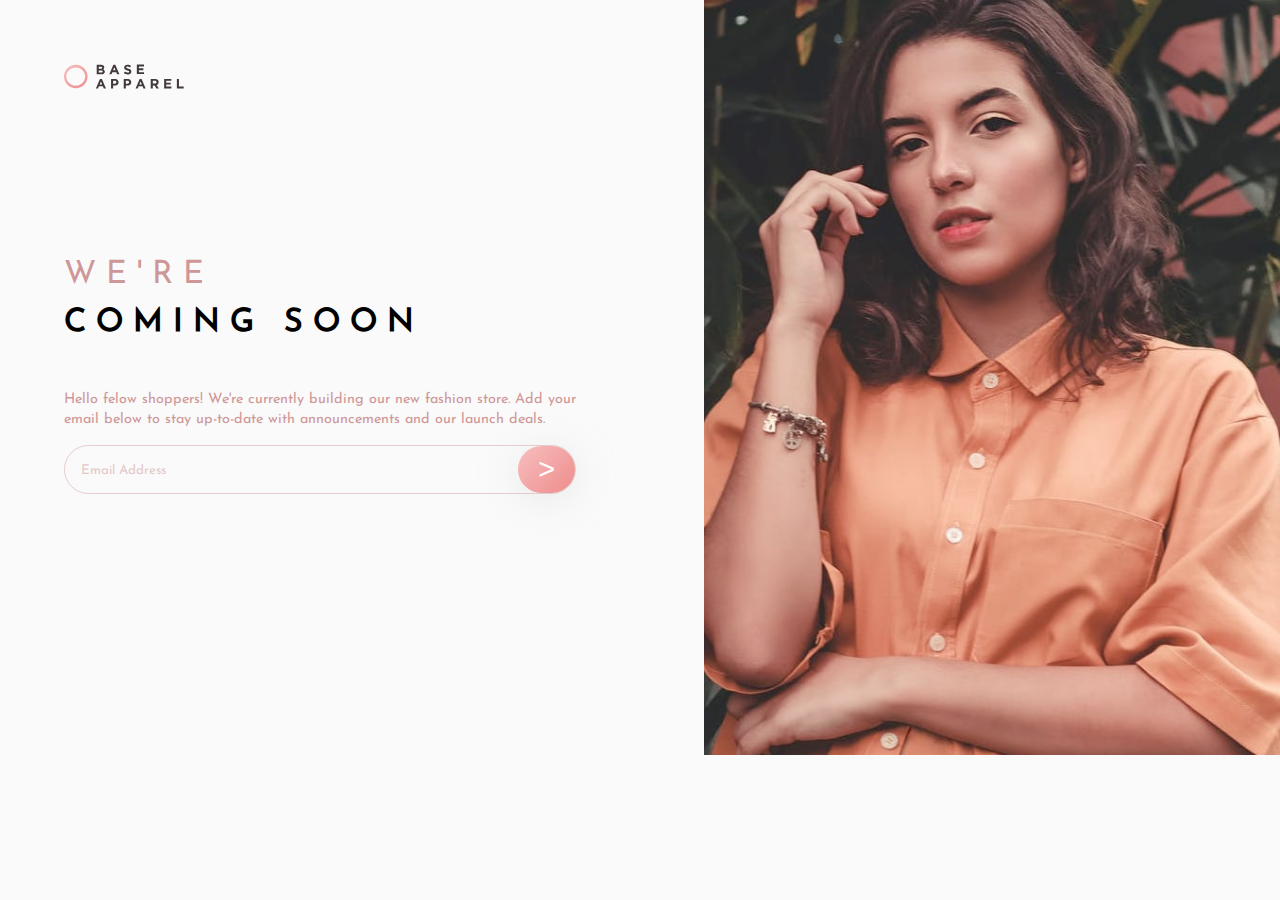
<file: components/base-apparel-coming-soon/index.html>
<!DOCTYPE html>
<html lang="en">

<head>
    <meta charset="UTF-8">
    <meta http-equiv="X-UA-Compatible" content="IE=edge">
    <meta name="viewport" content="width=device-width, initial-scale=1.0">
    <link rel="icon" type="image/png" sizes="32x32" href="./images/favicon-32x32.png">
    <link rel="stylesheet" href="./style.css">
    <script src="script.js"></script>

    <title>Base Apparel coming soon page</title>
</head>

<body>
    <div class="container">
        <div class="header">
            <img class="logo" src="./images/logo.svg" alt="logo">
        </div>
        <div class="hero">
            <img class="mobile-img" src="./images/hero-mobile.jpg" alt="hero">
            <img class="desktop-img" src="./images/hero-desktop.jpg" alt="hero">
        </div>
        <div class="content">
            <section>
                <h1 class="we-re">We're</h1>
                <h1 class="coming-soon">Coming Soon</h1>
            </section>
            <section>
                <p class="description">
                    Hello felow shoppers! We're currently building our new fashion store. Add your email below to stay up-to-date with announcements and our launch deals.
                </p>
            </section>
            <section class="input-button-section">
                <form name="myForm" onsubmit="validateForm(); return false;">
                    <input class="input-email" type="text" name="email" placeholder="Email Address" />
                    <button type="submit">></button>
                </form>
                <span class="error">Please provide a valid email</span>
            </section>

        </div>
    </div>

</body>

</html>
</file>
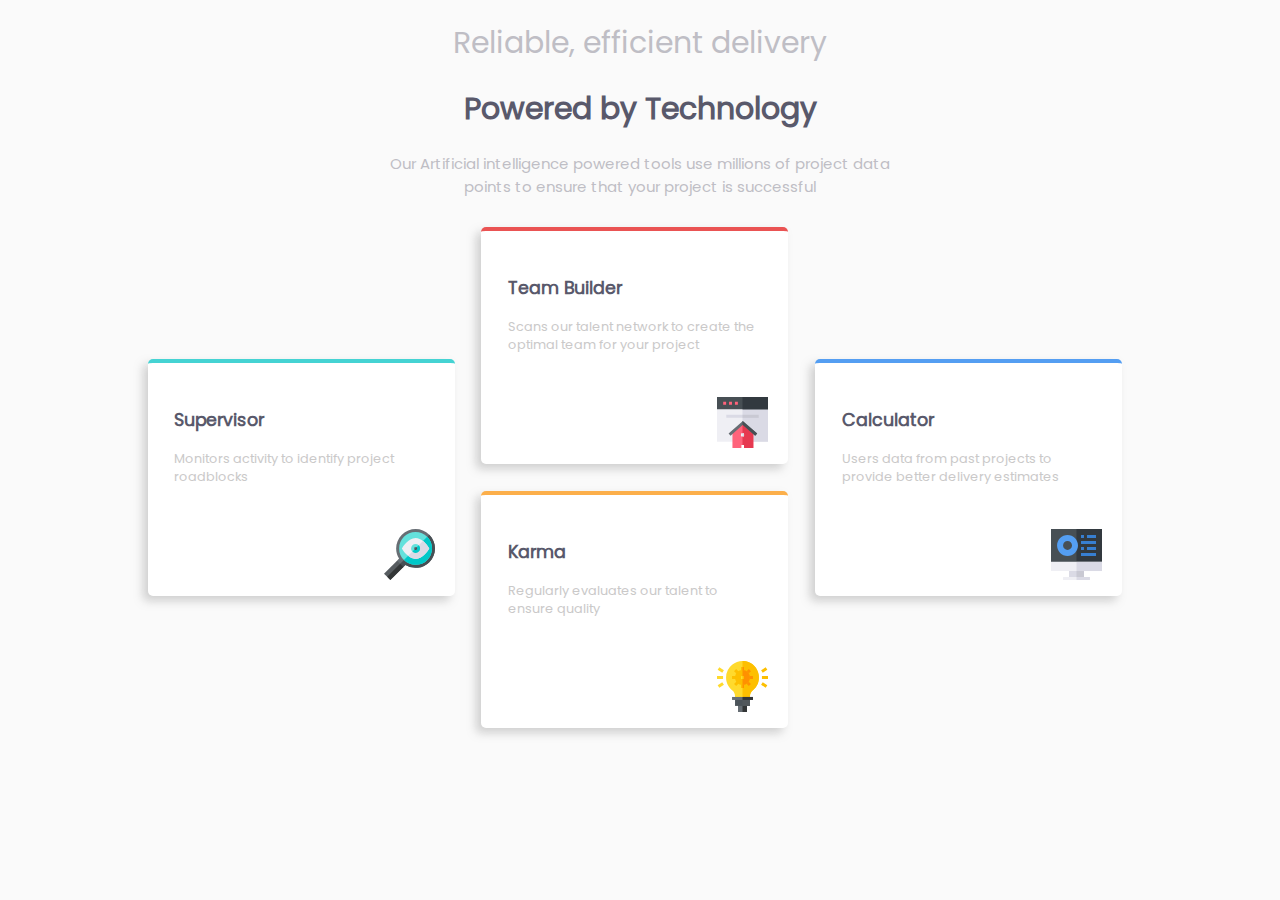
<file: components/four-card-feature-section/index.html>
<!DOCTYPE html>
<html lang="en">

<head>
    <meta charset="UTF-8">
    <meta http-equiv="X-UA-Compatible" content="IE=edge">
    <meta name="viewport" content="width=device-width, initial-scale=1.0">
    <link rel="icon" type="image/png" sizes="32x32" href="./images/favicon-32x32.png">
    <link rel="stylesheet" href="style.css">
    <title>Four card feature section</title>
</head>

<body>
    <div class="container">
        <div class="header">
            <h1 class="tag-one">Reliable, efficient delivery</h1>
            <h1 class="tag-two">Powered by Technology</h1>
            <p>Our Artificial intelligence powered tools use millions of project data points to ensure that your project is successful</p>
        </div>
        <div class="card-container">
            <div class="nested-cards">
                <div class="card card-one">
                    <h3 class="card-title">Supervisor</h3>
                    <p class="card-description">Monitors activity to identify project roadblocks</p>
                    <div class="icon">
                        <img src="images/icon-supervisor.svg" alt="">
                    </div>
                </div>
            </div>
            <div class="nested-cards">
                <div class="card card-two">
                    <h3 class="card-title">Team Builder</h3>
                    <p class="card-description">Scans our talent network to create the optimal team for your project</p>
                    <div class="icon">
                        <img src="images/icon-team-builder.svg" alt="">
                    </div>
                </div>
                <div class="card card-three">
                    <h3 class="card-title">Karma</h3>
                    <p class="card-description">Regularly evaluates our talent to ensure quality</p>
                    <div class="icon">
                        <img src="images/icon-karma.svg" alt="">
                    </div>
                </div>
            </div>
            <div class="nested-cards">
                <div class="card card-four">
                    <h3 class="card-title">Calculator</h3>
                    <p class="card-description">Users data from past projects to provide better delivery estimates</p>
                    <div class="icon">
                        <img src="images/icon-calculator.svg" alt="">
                    </div>
                </div>
            </div>
        </div>
    </div>

</body>

</html>
</file>
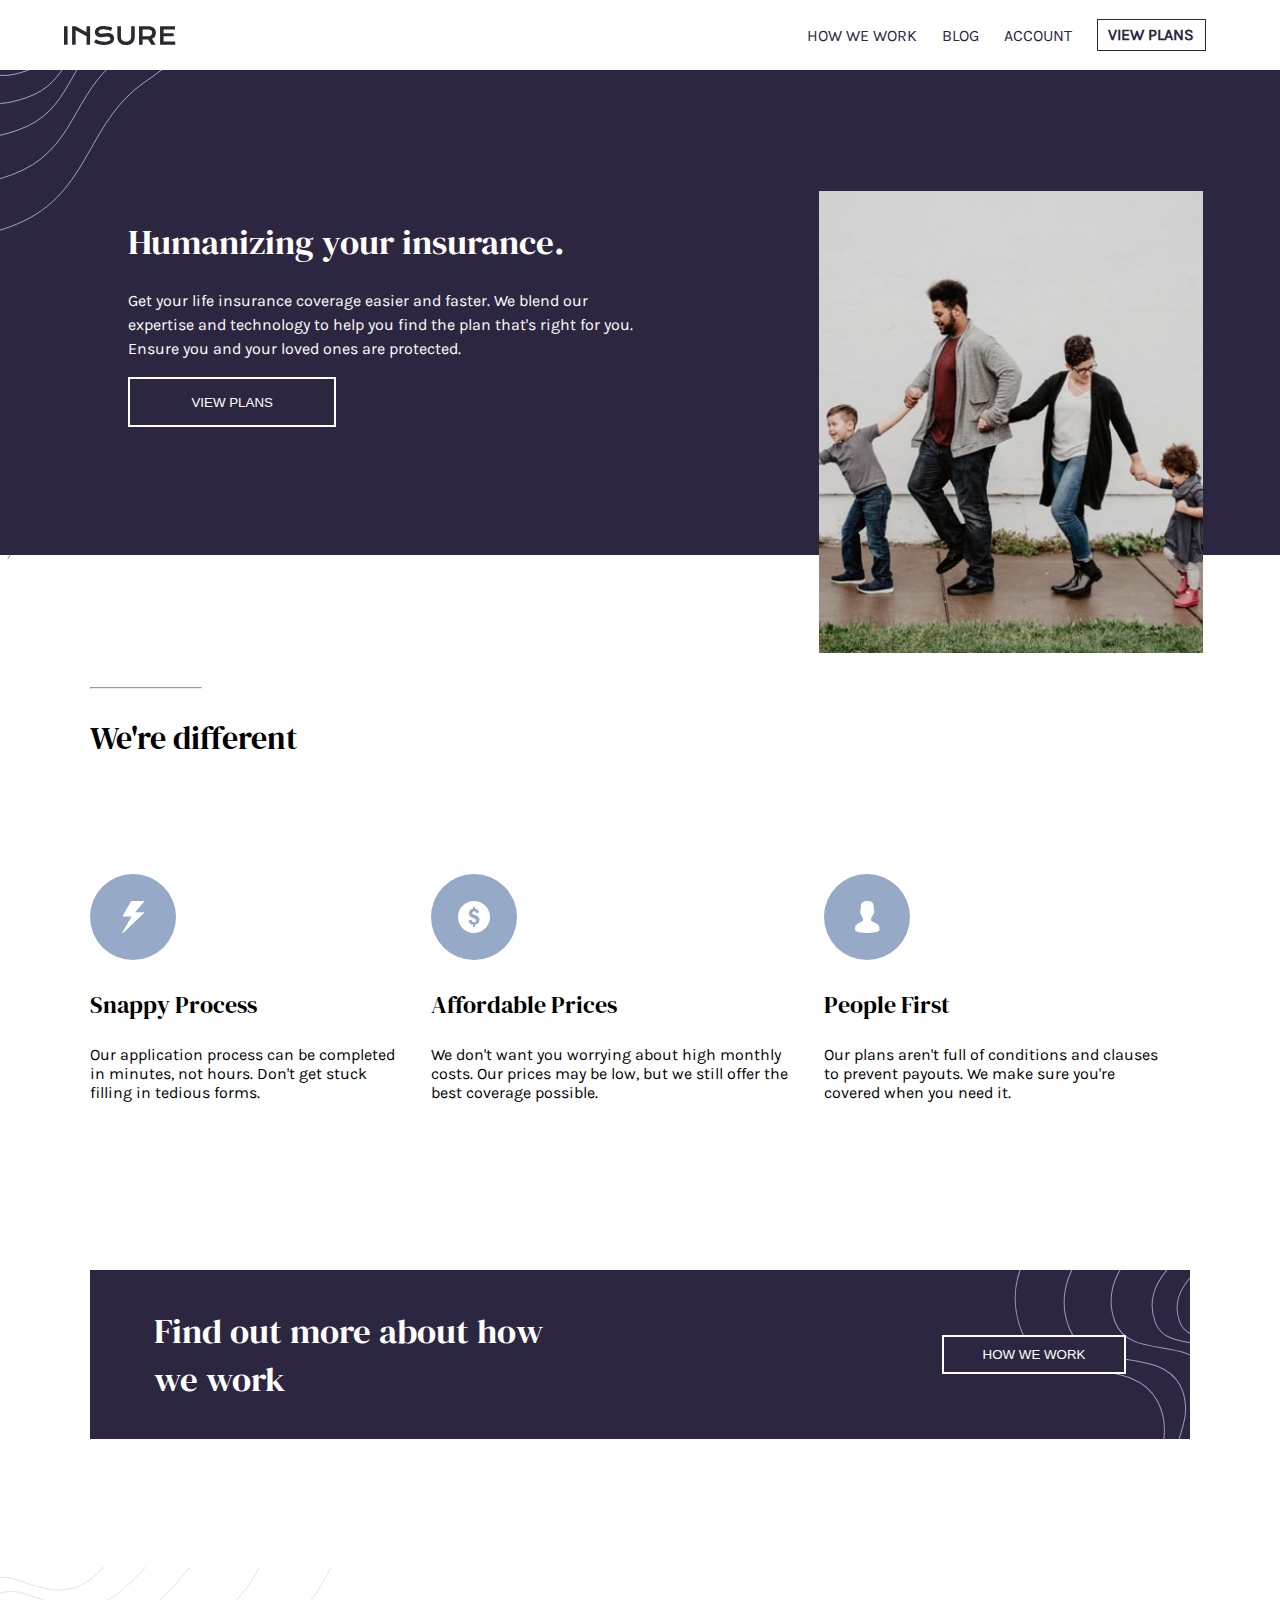
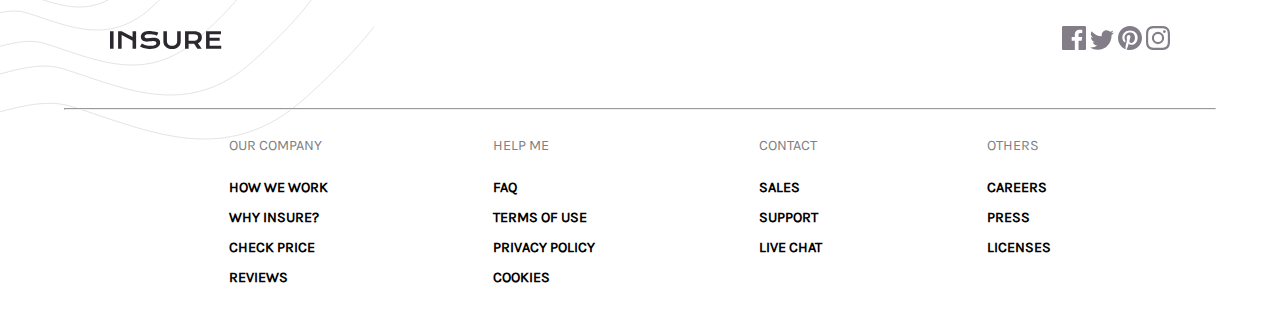
<file: components/insure-landing-page/index.html>
<!DOCTYPE html>
<html lang="en">

<head>
    <meta charset="UTF-8">
    <meta http-equiv="X-UA-Compatible" content="IE=edge">
    <meta name="viewport" content="width=device-width, initial-scale=1.0">

    <link rel="icon" type="image/png" sizes="32x32" href="./images/favicon-32x32.png">

    <link rel="stylesheet" href="style.css">

    <title>Insure landing page</title>
</head>

<body onresize="myFunction()">
    <div class="container">
        <nav>
            <img src="images/logo.svg" alt="Insure Logo">
            <a href="#" class="nav-button" onclick="openNavbar()">
                <img id="nav-button-img" src="images/icon-hamburger.svg" alt=""></a>
            <div id="nav-items" class="nav-items nav-mobile">
                <a href="#" class="nav-item">How we work</a>
                <a href="#" class="nav-item">Blog</a>
                <a href="#" class="nav-item">Account</a>
                <a href="#" class="nav-item view-plans">View Plans</a>
            </div>
        </nav>
        <div class="hero">
            <div class="hero-img">
                <img src="images/image-intro-mobile.jpg" alt="">
            </div>
            <div class="hero-content-container">
                <div class="hero-content">
                    <h1>Humanizing your insurance.</h1>
                    <p>Get your life insurance coverage easier and faster. We blend our expertise and technology to help you find the plan that's right for you. Ensure you and your loved ones are protected.</p>
                    <button>View Plans</button>
                </div>
            </div>
        </div>
        <section class="about">
            <hr>
            <h2>We're different</h2>
            <div class="about-items">
                <div class="about-item">
                    <img src="images/icon-snappy-process.svg" alt="Snappy Process Icon">
                    <h3>Snappy Process</h3>
                    <p>Our application process can be completed in minutes, not hours. Don't get stuck filling in tedious forms.</p>
                </div>
                <div class="about-item">
                    <img src="images/icon-affordable-prices.svg" alt="Affordable Prices Icon">
                    <h3>Affordable Prices</h3>
                    <p>We don't want you worrying about high monthly costs. Our prices may be low, but we still offer the best coverage possible.</p>
                </div>
                <div class="about-item">
                    <img src="images/icon-people-first.svg" alt="People First Icon">
                    <h3>People First</h3>
                    <p>Our plans aren't full of conditions and clauses to prevent payouts. We make sure you're covered when you need it.</p>
                </div>
            </div>
        </section>
        <section class="more-about-us-banner">
            <h1>Find out more about how we work</h1>
            <button>How we work</button>
        </section>
        <section class="footer">
            <div class="upper-footer">
                <img src="images/logo.svg" alt="Insure Logo">
                <div class="social-icons">
                    <img src="images/icon-facebook.svg" alt="">
                    <img src="images/icon-twitter.svg" alt="">
                    <img src="images/icon-pinterest.svg" alt="">
                    <img src="images/icon-instagram.svg" alt="">
                </div>
            </div>
            <hr>
            <div class="lower-footer">
                <div class="lower-footer-item">
                    <h4>Our Company</h4>
                    <ul>
                        <li>How we work</li>
                        <li>Why insure?</li>
                        <li>Check price</li>
                        <li>Reviews</li>
                    </ul>
                </div>
                <div class="lower-footer-item">
                    <h4>Help me</h4>
                    <ul>
                        <li>Faq</li>
                        <li>Terms of use</li>
                        <li>Privacy policy</li>
                        <li>Cookies</li>
                    </ul>
                </div>
                <div class="lower-footer-item">
                    <h4>Contact</h4>
                    <ul>
                        <li>Sales</li>
                        <li>Support</li>
                        <li>Live chat</li>
                    </ul>
                </div>
                <div class="lower-footer-item">
                    <h4>Others</h4>
                    <ul>
                        <li>Careers</li>
                        <li>Press</li>
                        <li>Licenses</li>
                    </ul>
                </div>
            </div>
        </section>

    </div>
</body>
<script src="script.js"></script>

</html>
</file>
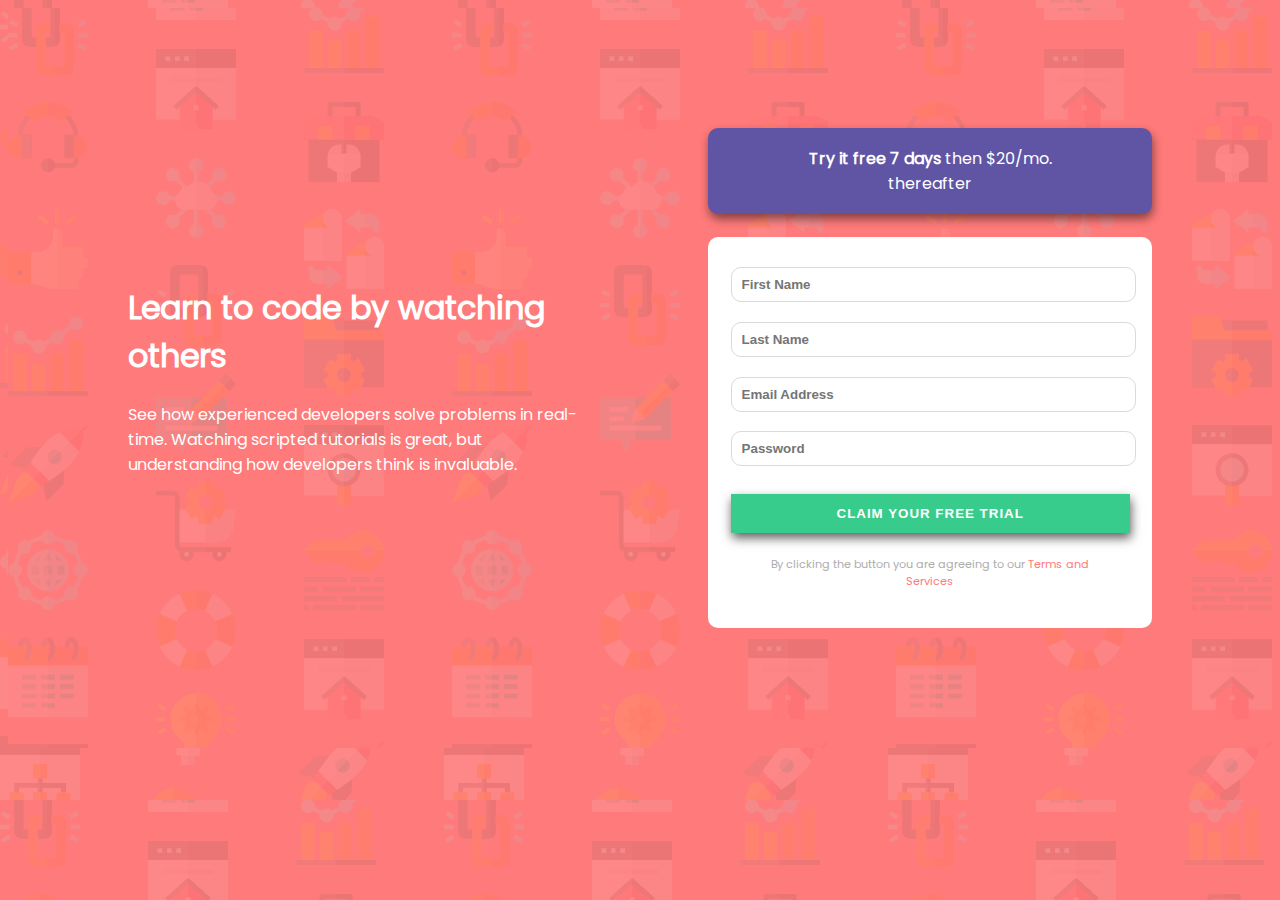
<file: components/intro-component-with-signup-form/index.html>
<!DOCTYPE html>
<html lang="en">

<head>
    <meta charset="UTF-8">
    <meta http-equiv="X-UA-Compatible" content="IE=edge">
    <meta name="viewport" content="width=device-width, initial-scale=1.0">
    <link rel="icon" type="image/png" sizes="32x32" href="./images/favicon-32x32.png">
    <link rel="stylesheet" href="style.css">
    <script src="script.js"></script>

    <title>Intro component with sign up form</title>
</head>

<body>
    <div class="container">
        <section class="header">
            <h1>Learn to code by watching others</h1>
            <p>See how experienced developers solve problems in real-time. Watching scripted tutorials is great, but understanding how developers think is invaluable.</p>
        </section>
        <section class="content">
            <div class="offer-text-container">
                <p><b>Try it free 7 days</b> then $20/mo. thereafter</p>
            </div>
            <div class="form-container">
                <form id="myForm">
                    <div class="input-container">
                        <div class="custom-input">
                            <input type="text" name="firstName" id="firstName" placeholder="First Name" required onfocus="resetError( this.id)">
                            <img id="error-img-firstName" src="images/icon-error.svg" alt="error">
                        </div>
                        <span class="error" id="error-firstName">First Name cannot be empty </span>
                    </div>
                    <div class="input-container">
                        <div class="custom-input">
                            <input type="text" name="lastName" id="lastName" placeholder="Last Name" required onfocus="resetError( this.id)">
                            <img id="error-img-lastName" src="images/icon-error.svg" alt="error">
                        </div>
                        <span class="error" id="error-lastName">Last Name cannot be empty</span>
                    </div>
                    <div class="input-container">
                        <div class="custom-input">
                            <input type="email" name="emailAddress" id="emailAddress" placeholder="Email Address" required onfocus="resetError( this.id)">
                            <img id="error-img-emailAddress" src="images/icon-error.svg" alt="error">
                        </div>
                        <span class="error" id="error-emailAddress">Looks like this is not an email</span>
                    </div>
                    <div class="input-container">
                        <div class="custom-input">
                            <input type="password" name="password" id="password" placeholder="Password" required onfocus="resetError( this.id)">
                            <img id="error-img-password" src="images/icon-error.svg" alt="error">
                        </div>
                        <span class="error" id="error-password">Password cannot be empty</span>
                    </div>
                    <button type="button" onclick="validateForm()">Claim your free trial</button>
                </form>
                <p class="terms-and-services">By clicking the button you are agreeing to our <span class="tns-color">Terms and Services</span></p>
            </div>
        </section>
    </div>

</body>

</html>
</file>
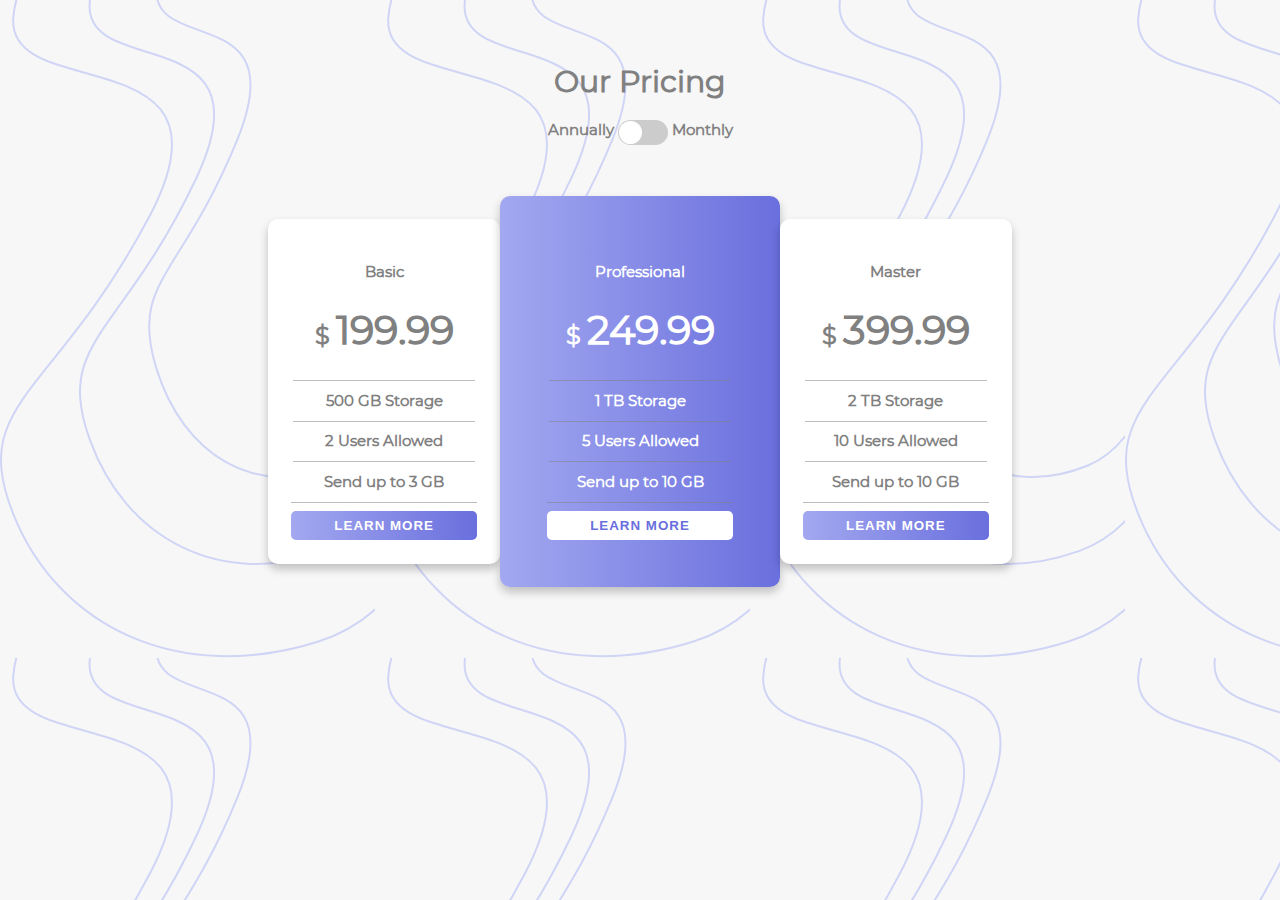
<file: components/pricing-component-with-toggle/index.html>
<!DOCTYPE html>
<html lang="en">

<head>
    <meta charset="UTF-8">
    <meta http-equiv="X-UA-Compatible" content="IE=edge">
    <meta name="viewport" content="width=device-width, initial-scale=1.0">
    <link rel="icon" type="image/png" sizes="32x32" href="./images/favicon-32x32.png">
    <link rel="stylesheet" href="style.css">
    <script src="script.js"></script>

    <title>Pricing Component with Toggle</title>
</head>

<body>
    <div class="container">
        <div class="hero">
            <h1>Our Pricing</h1>
            <div class="toggle-container">
                <span>Annually</span>
                <label class="switch">
                    <input type="checkbox" id="duration" onchange="togglePricing(this.id)">
                    <span class="slider round"></span>
                </label>
                <span>Monthly</span>
            </div>
        </div>
        <div class="content">
            <div class="card">
                <h4>Basic</h4>
                <p class="price">$ <span id="basic-amount" class="amount">199.99</span></p>
                <table>
                    <tr>
                        <td>500 GB Storage</td>
                    </tr>
                    <tr>
                        <td>2 Users Allowed</td>
                    </tr>
                    <tr>
                        <td>Send up to 3 GB</td>
                    </tr>
                </table>
                <button>Learn More</button>
            </div>
            <div class="card" id="professional-card">
                <h4>Professional</h4>
                <p class="price">$ <span id="professional-amount" class="amount">249.99</span></p>
                <table>
                    <tr>
                        <td>1 TB Storage</td>
                    </tr>
                    <tr>
                        <td>5 Users Allowed</td>
                    </tr>
                    <tr>
                        <td>Send up to 10 GB</td>
                    </tr>
                </table>
                <button>Learn More</button>
            </div>
            <div class="card">
                <h4>Master</h4>
                <p class="price">$ <span id="master-amount" class="amount">399.99</span></p>
                <table>
                    <tr>
                        <td>2 TB Storage</td>
                    </tr>
                    <tr>
                        <td>10 Users Allowed</td>
                    </tr>
                    <tr>
                        <td>Send up to 10 GB</td>
                    </tr>
                </table>
                <button>Learn More</button>
            </div>
        </div>
    </div>
</body>

</html>
</file>
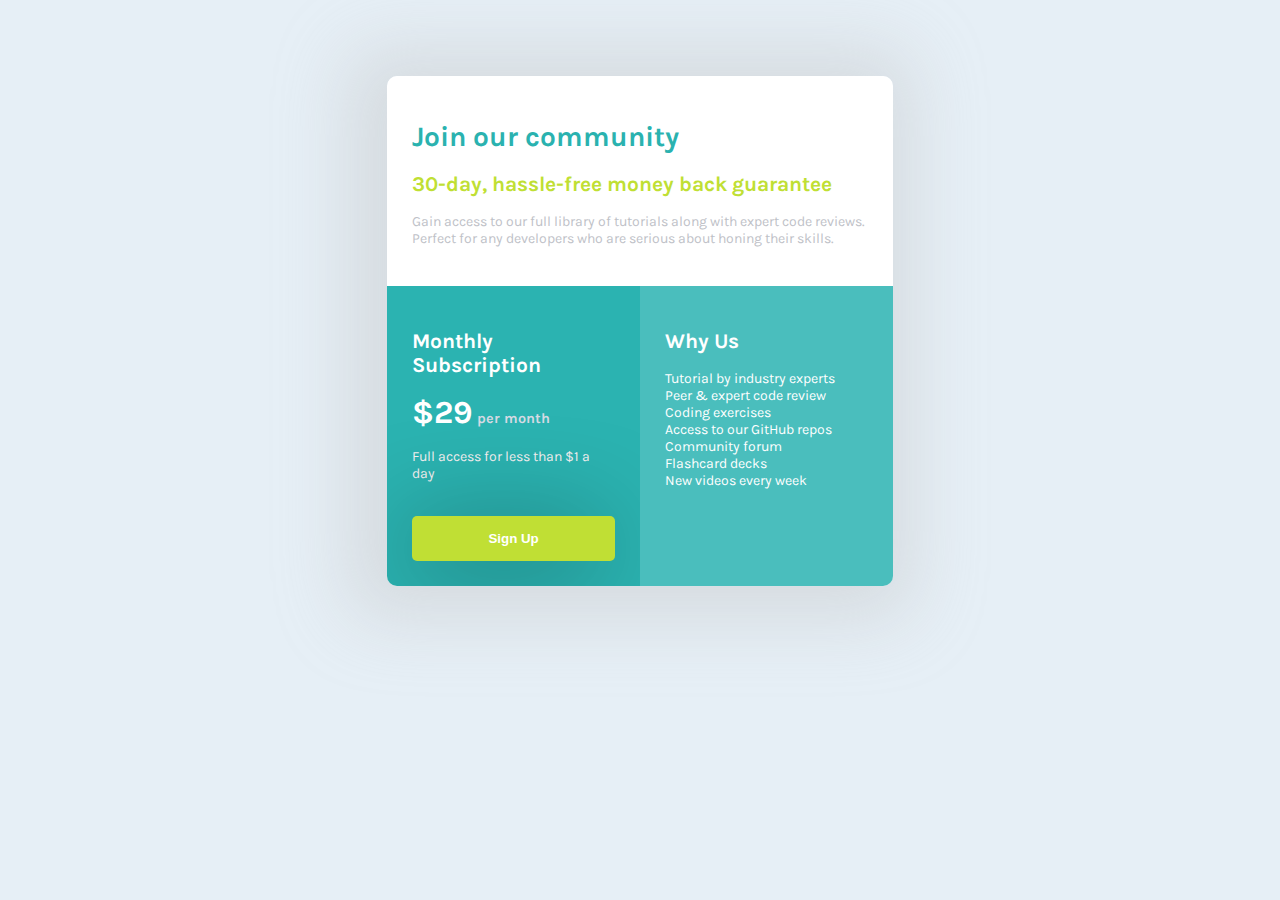
<file: components/single-price-grid/index.html>
<!DOCTYPE html>
<html lang="en">

<head>
    <meta charset="UTF-8">
    <meta http-equiv="X-UA-Compatible" content="IE=edge">
    <meta name="viewport" content="width=device-width, initial-scale=1.0">
    <link rel="stylesheet" href="style.css">
    <link rel="shortcut icon" href="images/favicon-32x32.png" type="image/x-icon">
    <title>Single price grid component</title>
</head>

<body>
    <div class="container">
        <div class="grid-container">
            <div class="card card-one">
                <h1>Join our community</h1>
                <h2>30-day, hassle-free money back guarantee</h2>
                <p>Gain access to our full library of tutorials along with expert code reviews. Perfect for any developers who are serious about honing their skills.</p>
            </div>
            <div class="card card-two">
                <h2>Monthly Subscription</h2>
                <h3><span class="price">$29</span> <span class="per-month">per month</span></h3>
                <p>Full access for less than $1 a day</p>
                <button>Sign Up</button>
            </div>
            <div class="card card-three">
                <h2>Why Us</h2>
                <ul>
                    <li>Tutorial by industry experts</li>
                    <li>Peer & expert code review</li>
                    <li>Coding exercises</li>
                    <li>Access to our GitHub repos</li>
                    <li>Community forum</li>
                    <li>Flashcard decks</li>
                    <li>New videos every week</li>
                </ul>
            </div>
        </div>
    </div>

</body>

</html>
</file>
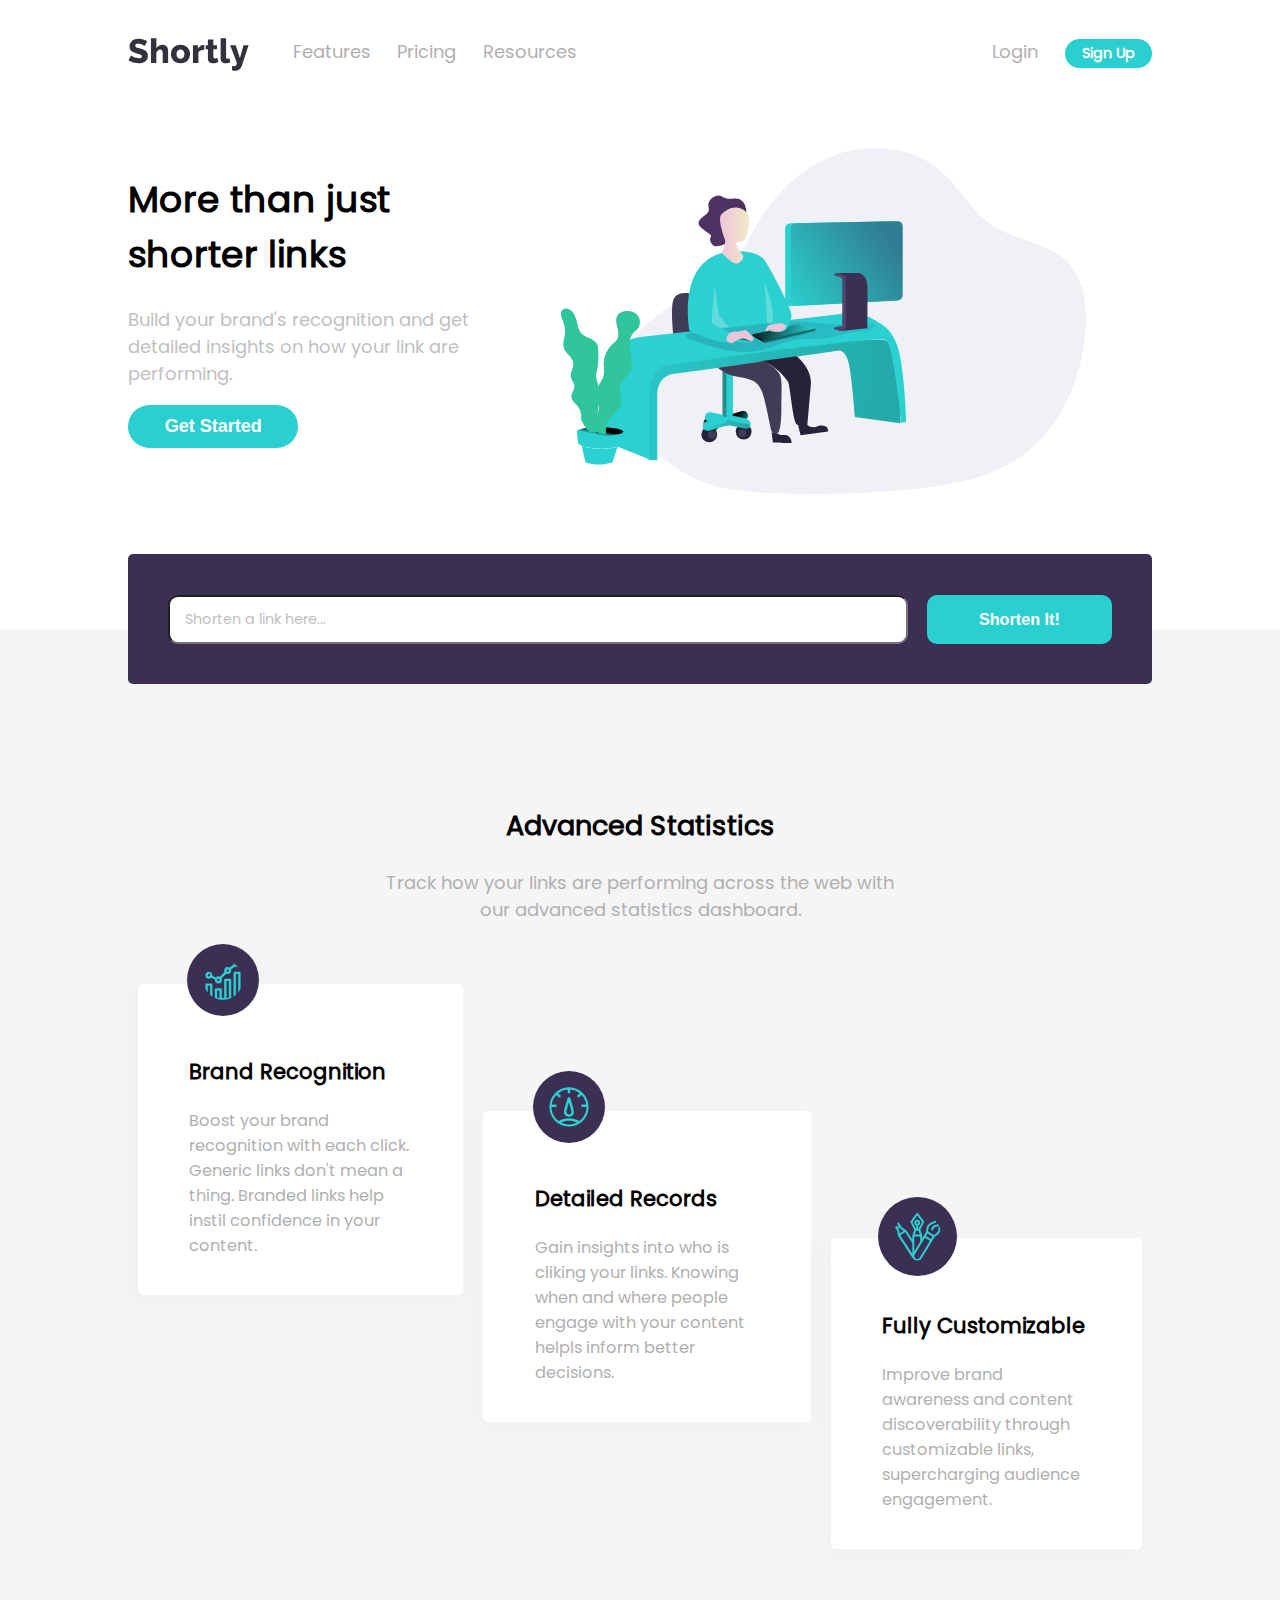
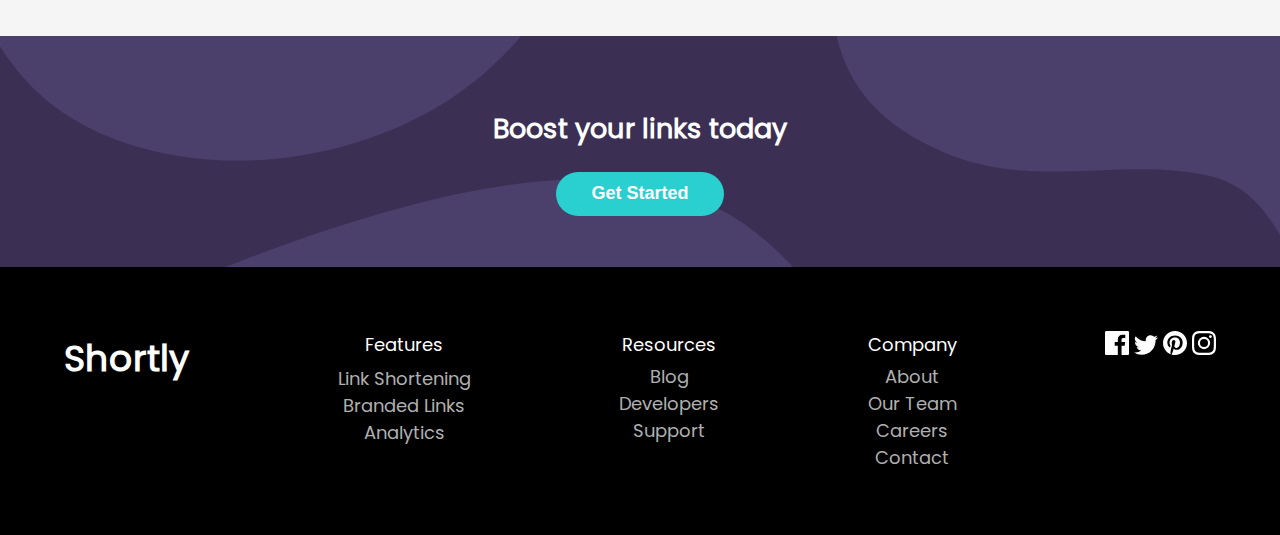
<file: components/url-shortening-api/index.html>
<!DOCTYPE html>
<html lang="en">

<head>
    <meta charset="UTF-8">
    <meta http-equiv="X-UA-Compatible" content="IE=edge">
    <meta name="viewport" content="width=device-width, initial-scale=1.0">
    <link rel="icon" type="image/png" sizes="32x32" href="./images/favicon-32x32.png">
    <link rel="stylesheet" href="style.css">

    <title>Shortly URL shortening API Challenge</title>
</head>

<body>

    <div class="container">
        <nav>
            <div class="brand-logo">
                <img src="images/logo.svg" alt="logo">
            </div>
            <div class="nav-item-groups">
                <div class="nav-group-left">
                    <div class="nav-items">
                        <a href="#" class="nav-item">Features</a>
                        <a href="#" class="nav-item">Pricing </a>
                        <a href="#" class="nav-item">Resources</a>
                    </div>
                </div>
                <div class="nav-group-right">
                    <div class="nav-items">
                        <a href="#" class="nav-item">Login</a>
                        <a href="#" class="nav-item sign-up-button">Sign Up</a>
                    </div>
                </div>
            </div>
        </nav>
        <div class="hero">
            <div class="hero-image">
                <img src="images/illustration-working.svg" alt="working">
            </div>
            <div class="hero-content">
                <h1 class="hero-title">More than just shorter links</h1>
                <p class="hero-description">Build your brand's recognition and get detailed insights on how your link are performing.</p>
                <button class="get-started-button">Get Started</button>
            </div>
        </div>
        <div class="content">
            <section class="action-box-container">
                <div class="action-box">
                    <input type="url" name="url" id="url" placeholder="Shorten a link here...">
                    <button class="shorten-it-button">Shorten It!</button>
                </div>
            </section>
            <section class="advanced-statistics">
                <div class="advanced-statistics-subsection-one">
                    <h2>Advanced Statistics</h2>
                    <p>Track how your links are performing across the web with our advanced statistics dashboard.</p>
                </div>
                <div class="advanced-statistics-subsection-two">
                    <div class="advanced-statistics-card card-one">
                        <img src="images/icon-brand-recognition.svg" alt="brand recognition">
                        <h3>Brand Recognition</h3>
                        <p>Boost your brand recognition with each click. Generic links don't mean a thing. Branded links help instil confidence in your content.</p>
                    </div>
                    <div class="advanced-statistics-card card-two">
                        <img src="images/icon-detailed-records.svg" alt="detailed records">
                        <h3>Detailed Records</h3>
                        <p>Gain insights into who is cliking your links. Knowing when and where people engage with your content helpls inform better decisions.</p>
                    </div>
                    <div class="advanced-statistics-card card-three">
                        <img src="images/icon-fully-customizable.svg" alt="fully customizable">
                        <h3>Fully Customizable</h3>
                        <p>Improve brand awareness and content discoverability through customizable links, supercharging audience engagement.</p>
                    </div>
                </div>
            </section>
        </div>
        <div class="footer">
            <div class="boost-links-today">
                <h2>Boost your links today</h2>
                <button class="get-started-button get-started-button-footer">Get Started</button>
            </div>
            <div class="footer-sections">
                <div class="footer-section">
                    <h1>Shortly</h1>
                </div>
                <div class="footer-section">
                    <ul>
                        <li class="footer-section-title-li"><a id="footer-section-title" href="">Features</a></li>
                        <li><a href="">Link Shortening</a></li>
                        <li><a href="">Branded Links</a></li>
                        <li><a href="">Analytics</a></li>
                    </ul>
                </div>
                <div class="footer-section">
                    <ul>
                        <li class="footer-section-title-li"><a id="footer-section-title" href="">Resources</a></li>
                        <li><a href="">Blog</a></li>
                        <li><a href="">Developers</a></li>
                        <li><a href="">Support</a></li>
                    </ul>
                </div>
                <div class="footer-section">
                    <ul>
                        <li class="footer-section-title-li"><a id="footer-section-title" href="">Company</a></li>
                        <li><a href="">About</a></li>
                        <li><a href="">Our Team</a></li>
                        <li><a href="">Careers</a></li>
                        <li><a href="">Contact</a></li>
                    </ul>
                </div>
                <div class="footer-section">
                    <img src="images/icon-facebook.svg" alt="">
                    <img src="images/icon-twitter.svg" alt="">
                    <img src="images/icon-pinterest.svg" alt="">
                    <img src="images/icon-instagram.svg" alt="">
                </div>
            </div>
        </div>
    </div>

</body>

</html>
</file>
<file: components/base-apparel-coming-soon/style.css>
@font-face {
    font-family: JosefinSans;
    src: url(./fonts/JosefinSans-Regular.ttf);
}

html,
body {
    font-family: JosefinSans;
    font-size: 16px;
    background-color: #FAFAFA;
    margin: 0;
    padding: 0;
}

h1 {
    margin: 0;
    padding: 0;
}

.container {
    width: 100%;
    margin: auto;
    text-align: center;
    display: flex;
    flex-direction: column;
}

.container .header,
.container .content {
    width: 80%;
    margin: auto;
}

.container .header {
    padding: 10% 0%;
    text-align: left;
}

.container .content {
    margin-bottom: 30px;
}

.header .logo {
    max-width: 120px;
}

.hero .mobile-img {
    display: none;
}

.hero .desktop-img {
    display: none;
}

.we-re,
.coming-soon {
    text-transform: uppercase;
    font-size: 2rem;
    letter-spacing: 10px;
}

.we-re {
    font-weight: 300;
    margin-top: 15%;
    color: hsl(0, 36%, 70%);
}

.coming-soon {
    margin-top: 3%;
}

.description {
    margin-top: 10%;
    color: hsl(0, 36%, 70%);
    line-height: 140%;
    font-size: 0.9rem;
}

.input-button-section {
    text-align: left;
}

.input-button-section form {
    display: flex;
    flex-direction: row;
    flex-wrap: wrap;
}

form {
    border: 1px solid hsla(0, 36%, 70%, 0.459);
    border-radius: 27px;
}

.input-email {
    padding: 16px;
    border: none;
    color: hsl(0, 36%, 70%);
    flex-grow: 1;
    background-color: transparent;
}

.input-email:focus {
    outline: none;
}

.input-email::placeholder {
    color: hsl(0, 36%, 70%);
    font-family: JosefinSans;
    opacity: 0.5;
}

button {
    background-image: linear-gradient(135deg, hsl(0, 80%, 86%), hsl(0, 74%, 74%));
    border: none;
    border-radius: 30px;
    padding: 1px 16px;
    color: white;
    font-size: 1.8rem;
    box-shadow: 0px 6px 40px #cecdcd63;
    cursor: pointer;
}

button:focus {
    outline: none;
}

button:active {
    background-image: linear-gradient(135deg, hsl(0, 60%, 88%), hsl(0, 66%, 77%));
}

.error {
    color: hsl(0, 46%, 65%);
    font-size: 0.8rem;
    margin-top: 3%;
    margin-left: 5%;
    display: none;
}

@media only screen and (max-width: 600px) {
    .hero .mobile-img {
        display: block;
        width: 100%;
    }
}

@media screen and (min-width: 601px) {
    .hero .desktop-img {
        display: block;
        width: 100%;
    }
    .container {
        display: inline;
        overflow: hidden;
    }
    .container .header,
    .container .hero,
    .container .content {
        display: inline-block;
        max-width: 45%;
        margin: 0;
        padding: 5% 0 0 5%;
        text-align: left;
    }
    .container .hero {
        float: right;
        padding: 0;
        max-width: 45%;
    }
    .container .content {
        max-width: 40%;
        margin-top: 2%;
    }
    button {
        padding: 3px 20px;
    }
}

@media (min-width: 601px) and (max-width: 750px) {
    .container .content {
        max-width: 45%;
        margin-top: 0%;
    }
}

@media (min-width: 750px) and (max-width: 870px) {
    .container .content {
        max-width: 35%;
    }
}
</file>
<file: components/four-card-feature-section/style.css>
@font-face {
    font-family: Poppins;
    src: url(fonts/Poppins-Regular.ttf);
}

body {
    font-size: 15px;
    font-family: Poppins;
    background-color: #FAFAFA;
}

.container {
    margin: auto;
    width: 80%;
    text-align: center;
}

.container .header {
    max-width: 50%;
    margin: auto;
}

.container .header .tag-one {
    font-weight: 200;
    color: #BFBEC5;
}

.container .header .tag-two {
    color: #59596B;
}

.container .header p {
    color: #BFBEC5;
}

.card-container {
    display: flex;
    align-items: center;
    width: 100%;
}

.nested-cards {
    display: flex;
    flex-direction: column;
    flex-basis: 33%;
    width: 100%;
}

.card {
    background-color: white;
    box-shadow: -5px 5px 10px rgba(128, 128, 128, 0.35);
    border-top: 4px solid;
    border-radius: 5px;
    height: 20vh;
    padding: 8%;
    margin: 4%;
    text-align: left;
    position: relative;
}

.card-container .card .card-title {
    color: #59596B;
}

.card-container .card .card-description {
    color: #cac9c9;
    font-size: 0.8rem;
}

.card-container .card .icon {
    text-align: right;
    position: absolute;
    bottom: 10px;
    right: 20px;
}

.card-container .card .icon img {
    max-width: 80%;
}

.card-container .card-one {
    border-color: hsl(180, 62%, 55%);
}

.card-container .card-two {
    border-color: hsl(0, 78%, 62%);
}

.card-container .card-three {
    border-color: hsl(34, 97%, 64%);
}

.card-container .card-four {
    border-color: hsl(212, 86%, 64%);
}

@media only screen and (max-width: 700px) {
    .container {
        font-size: 0.7rem;
        width: 90%;
    }
    .container .header {
        max-width: 90%;
        margin: auto;
    }
    .card-container {
        flex-direction: column;
    }
    .card {
        padding: 5%;
        min-height: 130px;
    }
    .card-container .card .icon img {
        max-width: 60%;
    }
}

@media (min-width: 701px) and (max-width: 900px) {
    .container {
        font-size: 0.8rem;
        width: 90%;
    }
    .container .header {
        max-width: 90%;
        margin: auto;
    }
    .card {
        padding: 5%;
        min-height: 170px;
    }
    .card-container .card .icon img {
        max-width: 70%;
    }
}

@media (min-width: 901px) and (max-width: 1270px) {
    .card {
        padding: 5%;
        min-height: 190px;
    }
    .card-container .card .icon img {
        max-width: 60%;
    }
}
</file>
<file: components/insure-landing-page/style.css>
@font-face {
    font-family: Karla;
    src: url(fonts/Karla-Regular.ttf);
}

@font-face {
    font-family: DMSerifDisplay;
    src: url(fonts/DMSerifDisplay-Regular.ttf);
}

html,
body {
    margin: 0;
    padding: 0;
    font-size: 16px;
    font-family: Karla;
    width: 100%;
}

h1,
h2,
h3,
h4,
h5,
h6 {
    font-family: DMSerifDisplay;
    font-weight: 500;
}

h1 {
    font-size: 2.2rem;
}

h2 {
    font-size: 2rem;
}

h3 {
    font-size: 1.5rem;
}

.container {
    margin: 0;
    width: 100%
}

nav {
    padding: 5%;
    position: sticky;
    top: 0;
    background-color: white;
    z-index: 100;
}

nav .overlay {
    background-image: url(images/bg-pattern-mobile-nav.svg);
    background-color: hsl(256, 26%, 20%);
    background-repeat: no-repeat;
    background-position: bottom;
    position: absolute;
    bottom: -100vh;
    left: 0;
    top: -5%;
    right: 0;
    font-size: 1.5rem;
    line-height: 200%;
    text-transform: uppercase;
    opacity: 0.98;
}

#nav-items-group {
    display: inline;
}

nav .nav-button {
    float: right;
    text-decoration: none;
    color: hsl(256, 26%, 20%);
}

nav .nav-items {
    display: flex;
    flex-direction: column;
    align-items: center;
    margin-top: 10vh;
    padding-top: 10vh;
}

.nav-items .nav-item {
    margin: 1%;
    text-decoration: none;
    color: white;
    width: 80%;
    text-align: center;
}

.nav-items .nav-item:hover {
    border: 1px solid white;
}

nav .nav-mobile {
    display: none;
}

.hero {}

.hero .hero-img img {
    padding: 0;
}

.hero .hero-img img {
    width: 100%;
    padding: 0;
}

.hero .hero-content-container {
    position: relative;
    bottom: 4px;
    margin: 0;
    padding: 10%;
    background: url(images/bg-pattern-intro-left-mobile.svg);
    background-repeat: no-repeat;
    background-color: hsl(256, 26%, 20%);
    color: white;
    text-align: center;
}

.hero-content-container p {
    line-height: 1.5rem;
}

.hero-content-container button {
    padding: 3% 12%;
    font-weight: 500;
    background-color: hsl(256, 26%, 20%);
    color: white;
    text-transform: uppercase;
    border: 2px solid white;
    cursor: pointer;
}

.container section {
    margin: 0% 7%;
    text-align: center;
}

.container .about {
    padding: 15% 7%;
}

.container .about hr {
    width: 50%;
}

.container .about-items {
    padding: 5% 0%;
}

.about-items .about-item {
    padding: 3% 0%;
}

.container .more-about-us-banner {
    padding: 10%;
    margin-bottom: 10%;
    background-color: hsl(256, 26%, 20%);
    color: white;
    background-image: url(images/bg-pattern-how-we-work-mobile.svg);
    background-repeat: no-repeat;
    background-position-x: right;
}

.more-about-us-banner button {
    padding: 3% 12%;
    font-weight: 500;
    background-color: hsl(256, 26%, 20%);
    color: white;
    text-transform: uppercase;
    border: 2px solid white;
    cursor: pointer;
}

.container .footer {
    margin: 10% 0% 20%;
    background-image: url(images/bg-pattern-footer-mobile.svg);
    background-repeat: no-repeat;
}

.footer .upper-footer {
    padding: 30% 30% 10%;
    background-repeat: no-repeat;
}

.footer .lower-footer {
    text-transform: uppercase;
    font-weight: 600;
    font-size: 0.9rem;
}

.footer .lower-footer hr {
    margin: 5%;
}

.lower-footer-item h4 {
    color: grey;
    font-family: Karla;
}

.lower-footer .lower-footer-item ul {
    list-style: none;
    margin: 0;
    padding: 0;
    line-height: 30px;
}

@media screen and (min-width: 600px) {
    nav {
        padding: 2% 5%;
        display: flex;
        justify-content: space-between;
    }
    nav .nav-button {
        display: none;
    }
    nav .overlay {
        display: none;
    }
    nav .nav-items {
        display: block;
        text-transform: uppercase;
        flex-grow: 2;
        text-align: right;
        margin-top: 0;
        padding-top: 0;
    }
    .nav-items .nav-item {
        color: hsl(256, 26%, 20%);
    }
    nav .nav-mobile {
        display: block;
    }
    .nav-items .view-plans {
        border: 1px solid hsl(256, 26%, 20%);
        padding: 0.5% 1%;
        font-weight: 600;
    }
    .hero {
        display: flex;
        flex-wrap: wrap;
        position: relative;
        background: url(images/bg-pattern-intro-right-desktop.svg) right bottom no-repeat, url(images/bg-pattern-intro-left-desktop.svg) left top no-repeat;
    }
    .hero .hero-content-container {
        flex-basis: 100%;
        order: 1;
        text-align: left;
    }
    .hero-content-container .hero-content {
        width: 50%;
    }
    .hero .hero-img {
        order: 2;
        position: absolute;
        z-index: 1;
        right: 6%;
        bottom: -20%;
        width: 30vw;
    }
    .container .about {
        padding: 10% 0% 5%;
        text-align: left;
    }
    .container .about hr {
        margin: 0;
        width: 10%;
    }
    .container .about hr,
    .container .about h2 {
        text-align: left;
    }
    .about .about-items {
        display: flex;
        text-align: left;
        flex-grow: 1;
    }
    .about-items .about-item {
        padding-right: 2%;
    }
    .container .more-about-us-banner {
        display: flex;
        align-items: center;
        padding: 1% 5%;
    }
    .more-about-us-banner h1 {
        width: 40%;
        text-align: left;
    }
    .more-about-us-banner button {
        margin-left: auto;
        padding: 1% 4%;
    }
    .container .footer {
        padding: 1% 5%;
        margin-bottom: 1%;
    }
    .footer .upper-footer {
        display: flex;
        align-items: center;
        padding: 4%;
    }
    .footer .upper-footer .social-icons {
        width: 50%;
        margin-left: auto;
        text-align: right;
    }
    .footer .lower-footer {
        display: flex;
        flex-grow: 1;
        justify-content: space-evenly;
    }
    .lower-footer .lower-footer-item {
        text-align: left;
    }
}
</file>
<file: components/intro-component-with-signup-form/style.css>
@font-face {
    font-family: Poppins;
    src: url(fonts/Poppins-Regular.ttf);
}

html,
body {
    background-color: hsl(0, 100%, 74%);
    background-image: url(images/bg-intro-mobile.png);
    font-family: Poppins;
    font-size: 16px;
    color: white;
}

.container {
    width: 90%;
    margin: auto;
    padding: 5%;
    text-align: center;
    display: flex;
    flex-direction: column;
}

.header h1 {
    font-size: 1.8rem;
}

.content {
    width: 100%;
    margin-top: 10%;
}

.content .offer-text-container {
    background-color: hsl(248, 32%, 49%);
    padding: 1% 15%;
    border-radius: 10px;
    box-shadow: 1px 5px 10px rgba(0, 0, 0, 0.473);
}

.content .form-container {
    margin-top: 5%;
    padding: 5%;
    background-color: white;
    border-radius: 10px;
}

.form-container form {
    width: 100%;
}

.input-container .custom-input {
    border: 1px solid rgb(218, 218, 218);
    border-radius: 10px;
    width: 95%;
    margin: 2% 0% 0% 0%;
    padding: 2%;
    text-align: left;
    display: flex;
}

.form-container form input {
    border: none;
    outline: none;
    width: 85%;
}

.form-container form input::placeholder {
    font-weight: 600;
}

.form-container form button {
    width: 100%;
    background-color: hsl(154, 59%, 51%);
    color: white;
    text-transform: uppercase;
    font-weight: 600;
    letter-spacing: 1px;
    border: none;
    box-shadow: 1px 5px 10px hsl(0, 0%, 37%);
    padding: 3%;
    cursor: pointer;
}

.form-container form button:active {
    background-color: hsl(154, 63%, 67%);
    box-shadow: 1px 5px 10px hsl(154, 59%, 41%);
}

.form-container .terms-and-services {
    display: block;
    padding: 1% 7%;
    color: rgb(173, 173, 173);
    font-size: 0.7rem;
    font-weight: 400;
}

.form-container .terms-and-services .tns-color {
    color: hsl(0, 100%, 74%);
}

.input-container {
    margin-bottom: 5%;
}

.input-container .custom-input {
    width: 97%;
    display: flex;
    align-items: center;
}

.input-container .custom-input img {
    width: fit-content;
    height: fit-content;
}

.custom-input img {
    display: none;
}

.error {
    color: hsl(0, 100%, 74%);
    display: none;
    text-align: right;
    font-size: 0.7rem;
    padding-right: 4%;
}

@media screen and (min-width: 600px) {
    html,
    body {
        background-image: url(images/bg-intro-desktop.png);
    }
    .container {
        flex-direction: row;
        align-items: center;
    }
    .container .header {
        padding: 5%;
        text-align: left;
    }
    .container .header h1 {
        font-size: 2rem;
    }
    .container .content {
        padding: 5%;
        margin-top: 0;
    }
    .content .offer-text-container {
        padding: 0.5% 15%;
    }
    .form-container form input {
        width: 80%;
        border: none;
    }
    .form-container form button {
        width: 100%;
        margin: 2% 0%;
        padding: 3%;
    }
    .input-container .custom-input {
        width: 97%;
        display: flex;
        align-items: center;
    }
    .input-container .custom-input img {
        width: fit-content;
        height: fit-content;
    }
    .error {
        display: none;
        color: hsl(0, 100%, 74%);
        border: none;
    }
}
</file>
<file: components/pricing-component-with-toggle/style.css>
@font-face {
    font-family: Montserrat;
    src: url(fonts/Montserrat-Regular.ttf);
}

body {
    background-image: url(images/bg-top.svg);
    font-family: Montserrat;
    font-size: 15px;
    font-weight: 600;
    background-color: #f7f7f7;
}

.container {
    width: 100%;
    text-align: center;
}

.hero {
    margin: 15% 5%;
    color: grey;
}

.toggle-container {
    width: 100%;
}


/************************/

.switch {
    position: relative;
    display: inline-block;
    width: 50px;
    height: 25px;
}

.switch input {
    opacity: 0;
    width: 0;
    height: 0;
}

.switch .slider {
    position: absolute;
    cursor: pointer;
    top: 0;
    left: 0;
    right: 0;
    bottom: 0;
    background-color: #ccc;
    -webkit-transition: .4s;
    transition: .4s;
}

.switch .slider::before {
    position: absolute;
    content: "";
    height: 23px;
    width: 23px;
    left: 1px;
    bottom: 1px;
    background-color: white;
    -webkit-transition: .4s;
    transition: .4s;
}

input:checked+.slider {
    background-color: hsl(237, 63%, 64%);
}

input:focus+.slider {
    box-shadow: 0 0 1px #2196F3;
}

input:checked+.slider::before {
    -webkit-transform: translateX(25px);
    -ms-transform: translateX(25px);
    transform: translateX(25px);
}


/* Rounded sliders */

.slider.round {
    border-radius: 34px;
}

.slider.round::before {
    border-radius: 50%;
}


/************************/

.content {
    margin: 20% 5%;
    display: flex;
    flex-direction: column;
}

.content .card {
    background-color: white;
    padding: 4% 3% 8% 3%;
    border-radius: 10px;
    box-shadow: 0px 5px 10px rgba(0, 0, 0, 0.233);
    margin: 5%;
    color: grey;
    font-weight: 800;
}

.card .price {
    font-size: 1.5rem;
    font-weight: 800;
}

.card .price .amount {
    font-size: 2.5rem;
    font-weight: 800;
}

.card table {
    margin: 4% auto;
    width: 100%;
    border-bottom: 1px solid rgba(128, 128, 128, 0.521);
}

.card table tr td {
    border-top: 1px solid rgba(128, 128, 128, 0.521);
    padding: 3%;
}

.card button {
    background: linear-gradient(90deg, hsl(236, 72%, 79%), hsl(237, 63%, 64%));
    border: none;
    border-radius: 5px;
    color: white;
    padding: 4% 0%;
    width: 100%;
    cursor: pointer;
    text-transform: uppercase;
    letter-spacing: 1px;
    font-weight: bold;
}

#professional-card {
    background: linear-gradient(90deg, hsl(236, 72%, 79%), hsl(237, 63%, 64%));
    color: white;
}

#professional-card button {
    background: white;
    color: hsl(237, 63%, 64%);
}

@media screen and (min-width: 600px) {
    .hero {
        margin: 5% auto 0%;
        color: grey;
    }
    .content {
        margin: 4%;
        flex-direction: row;
        justify-content: center;
        align-items: center;
    }
    .content .card {
        padding: 2%;
        margin: 0%;
        width: 16%;
    }
    .card table tr td {
        padding: 5%;
    }
    #professional-card {
        padding: 4%;
    }
}
</file>
<file: components/single-price-grid/style.css>
@font-face {
    font-family: Karla;
    src: url(fonts/Karla-VariableFont_wght.ttf);
}

body {
    font-size: 14px;
    font-family: Karla;
    background-color: #E6EFF6;
}

.container {
    width: 40%;
    margin: auto;
}

.grid-container {
    display: flex;
    flex-wrap: wrap;
    box-shadow: -10px 3px 70px 30px rgba(187, 187, 187, 0.37);
    margin-top: 15%;
    border-radius: 10px;
    overflow: hidden;
}

.grid-container .card {
    padding: 5%;
}

.grid-container .card-one {
    width: 100%;
    background-color: #FFFFFF;
}

.grid-container .card-one h1 {
    color: hsl(179, 62%, 43%);
}

.grid-container .card-one h2 {
    color: hsl(71, 73%, 54%);
}

.grid-container .card-one p {
    color: #BEC1C7;
}

.grid-container .card-two,
.grid-container .card-three {
    width: 40%;
    color: white;
}

.grid-container .card-two {
    background-color: #2BB3B1;
}

.grid-container .card-two h3 .price {
    font-size: 2rem;
}

.grid-container .card-two h3 .per-month {
    font-size: 0.9rem;
    color: #d6dbe4;
}

.grid-container .card-two p {
    color: rgb(245, 241, 241);
}

.grid-container .card-two button {
    margin-top: 20px;
    color: white;
    padding: 15px;
    background-color: hsl(71, 73%, 54%);
    width: 100%;
    border: none;
    box-shadow: -10px 10px 100px 1px rgba(0, 0, 0, 0.37);
    border-radius: 5px;
    font-weight: 600;
    cursor: pointer;
}

.grid-container .card-two button:hover {
    background-color: hsl(71, 64%, 50%);
}

.grid-container .card-two button:focus {
    background-color: hsl(71, 64%, 44%);
}

.grid-container .card-three {
    background-color: #4ABEBD;
}

.grid-container .card-three ul {
    padding: 0;
}

.grid-container .card-three ul li {
    list-style-type: none;
}

@media only screen and (max-width: 830px) {
    .container {
        width: 80%;
    }
    .grid-container .card-two,
    .grid-container .card-three {
        width: 100%;
    }
}
</file>
<file: components/url-shortening-api/style.css>
@font-face {
    font-family: Poppins;
    src: url(fonts/Poppins-Regular.ttf);
}

html,
body {
    margin: 0;
    padding: 0;
    font-size: 18px;
    font-family: Poppins;
}

body {
    background-color: hsl(0, 0%, 96%);
}

.container {
    text-align: center;
    width: 100%;
}

nav {
    padding: 3% 5%;
    display: flex;
    background-color: white;
}

nav .nav-item-groups {
    display: none;
}

nav .brand-logo {
    display: flex;
}

.hero {
    display: flex;
    flex-direction: column;
    background-color: white;
    padding: 3% 5% 40%;
}

.hero .hero-image img {
    width: 100%;
}

.hero .hero-content .hero-title {
    font-weight: 600;
}

.hero .hero-content .hero-description {
    color: hsl(0, 0%, 75%);
}

.get-started-button {
    padding: 3% 10%;
    background-color: hsl(180, 66%, 49%);
    border: none;
    border-radius: 50px;
    color: white;
    font-weight: 600;
    font-size: 1rem;
}

.content {
    padding: 2% 5%;
    position: relative;
}

.action-box-container {
    background-color: hsl(257, 27%, 26%);
    padding: 5%;
    border-radius: 5px;
    position: relative;
    top: -75px;
}

.action-box-container .action-box {
    display: flex;
    flex-direction: column;
}

.action-box-container .action-box * {
    padding: 3%;
    margin: 2%;
}

.action-box input {
    font-size: 0.8rem;
}

.action-box input:focus {
    outline: none;
}

.action-box input::placeholder {
    color: hsl(0, 0%, 75%);
    font-family: Poppins;
    font-size: 0.8rem;
}

.action-box .shorten-it-button {
    border-radius: 5px;
    padding: 3% 10%;
    background-color: hsl(180, 66%, 49%);
    border: none;
    color: white;
    font-weight: 600;
    font-size: 0.8rem;
}

.advanced-statistics .advanced-statistics-subsection-one p {
    color: hsl(0, 0%, 69%);
}

.advanced-statistics-subsection-two {
    margin: 15% 0%;
}

.advanced-statistics-subsection-two .advanced-statistics-card {
    background-color: white;
    padding: 10% 5%;
    margin: 20% 0%;
    position: relative;
    border-radius: 5px;
    box-shadow: -5px 5px 25px 5px rgba(0, 0, 0, 0.021);
    z-index: 100;
}

.advanced-statistics-subsection-two .advanced-statistics-card img {
    background-color: hsl(257, 27%, 26%);
    padding: 5%;
    border-radius: 50%;
    position: absolute;
    top: -16%;
    left: 40%;
}

.advanced-statistics-subsection-two .advanced-statistics-card p {
    color: hsl(0, 0%, 69%);
    font-size: 0.9rem;
}

.footer {
    width: 100%;
    color: white;
}

.footer .boost-links-today {
    background-image: url(images/bg-boost-mobile.svg);
    background-color: hsl(257, 27%, 26%);
    padding: 17% 5%;
}

.footer .footer-sections {
    background-color: black;
    padding: 10% 5%;
}

.footer-sections .footer-section ul {
    list-style: none;
    padding: 0;
    margin-bottom: 15%;
}

.footer-sections .footer-section ul li a {
    text-decoration: none;
    color: hsl(0, 0%, 69%)
}

.footer-sections .footer-section ul li #footer-section-title {
    color: white;
    font-size: 1rem;
}

.footer-sections .footer-section ul .footer-section-title-li {
    color: white;
    font-size: 1rem;
    margin-bottom: 5%;
}

.footer-sections .footer-section img {
    margin: 3%;
}

@media screen and (min-width: 600px) {
    nav {
        padding: 3% 10%;
    }
    nav a {
        color: hsl(0, 0%, 69%);
        text-decoration: none;
    }
    nav .nav-item-groups {
        display: flex;
        width: 100%;
    }
    nav .nav-item-groups .nav-group-left {
        width: 50%;
        text-align: left;
    }
    nav .nav-item-groups .nav-group-left * {
        margin-left: 5%;
    }
    nav .nav-item-groups .nav-group-right {
        width: 50%;
        justify-self: right;
        text-align: right;
    }
    nav .nav-item-groups .nav-group-right * {
        margin-left: 5%;
    }
    nav .nav-item-groups .nav-group-right .nav-items .sign-up-button {
        border-radius: 50px;
        padding: 1% 4%;
        background-color: hsl(180, 66%, 49%);
        border: none;
        color: white;
        font-weight: 600;
        font-size: 0.8rem;
    }
    .hero {
        flex-flow: row-reverse;
        padding: 3% 10% 10%;
        justify-content: space-between;
    }
    .hero .hero-image img {
        width: 80%;
    }
    .hero .hero-content {
        text-align: left;
        width: 40%;
    }
    .content {
        padding: 2% 10%;
    }
    .action-box-container {
        padding: 3%;
        top: -100px;
    }
    .action-box-container .action-box {
        flex-direction: row;
    }
    .action-box-container .action-box * {
        padding: 1.5%;
        margin: 1%;
    }
    .action-box input {
        width: 80%;
        border-radius: 10px;
    }
    .action-box .shorten-it-button {
        border-radius: 10px;
        padding: 1% 5%;
        width: 20%;
        font-size: 0.9rem;
    }
    .advanced-statistics .advanced-statistics-subsection-one {
        width: 50%;
        margin: 0 auto;
    }
    .advanced-statistics-subsection-two {
        margin: 5% 0%;
        display: flex;
        height: 65vh;
    }
    .advanced-statistics-subsection-two .advanced-statistics-card {
        text-align: left;
        padding: 5% 5% 2%;
        margin: 1% 1%;
        height: fit-content;
    }
    .advanced-statistics-subsection-two .advanced-statistics-card img {
        top: -13%;
        left: 15%;
    }
    .advanced-statistics-subsection-two .card-one {
        align-self: flex-start;
    }
    .advanced-statistics-subsection-two .card-two {
        align-self: center;
    }
    .advanced-statistics-subsection-two .card-three {
        align-self: flex-end;
    }
    .footer .boost-links-today {
        background-image: url(images/bg-boost-desktop.svg);
        padding: 4%;
    }
    .footer .get-started-button-footer {
        padding: 1% 3%;
    }
    .footer .footer-sections {
        display: flex;
        padding: 5%;
        justify-content: space-between;
        align-content: flex-start;
    }
    .footer .footer-sections .footer-section h1 {
        margin: 0;
        padding: 0;
    }
    .footer .footer-sections .footer-section ul {
        margin: 0;
        padding: 0;
    }
    .footer-sections .footer-section img {
        margin: 0%;
    }
}
</file>
